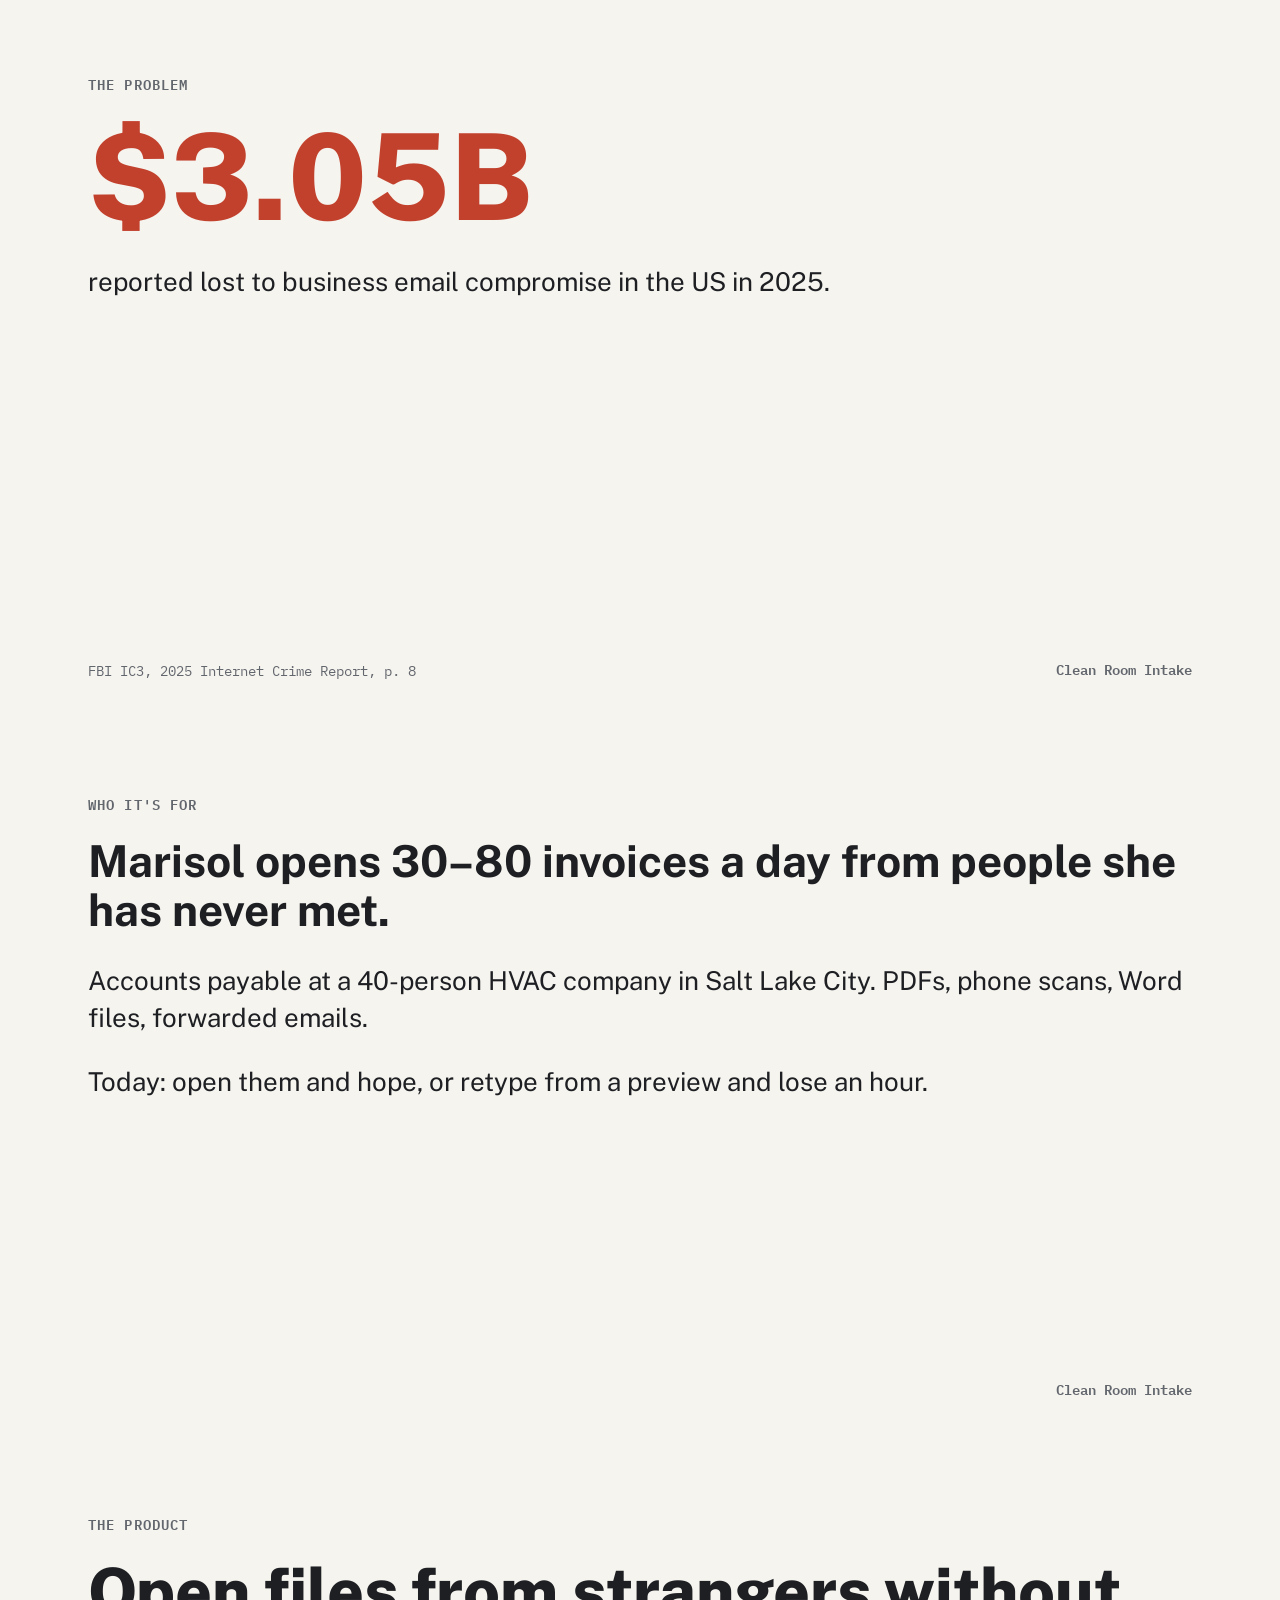
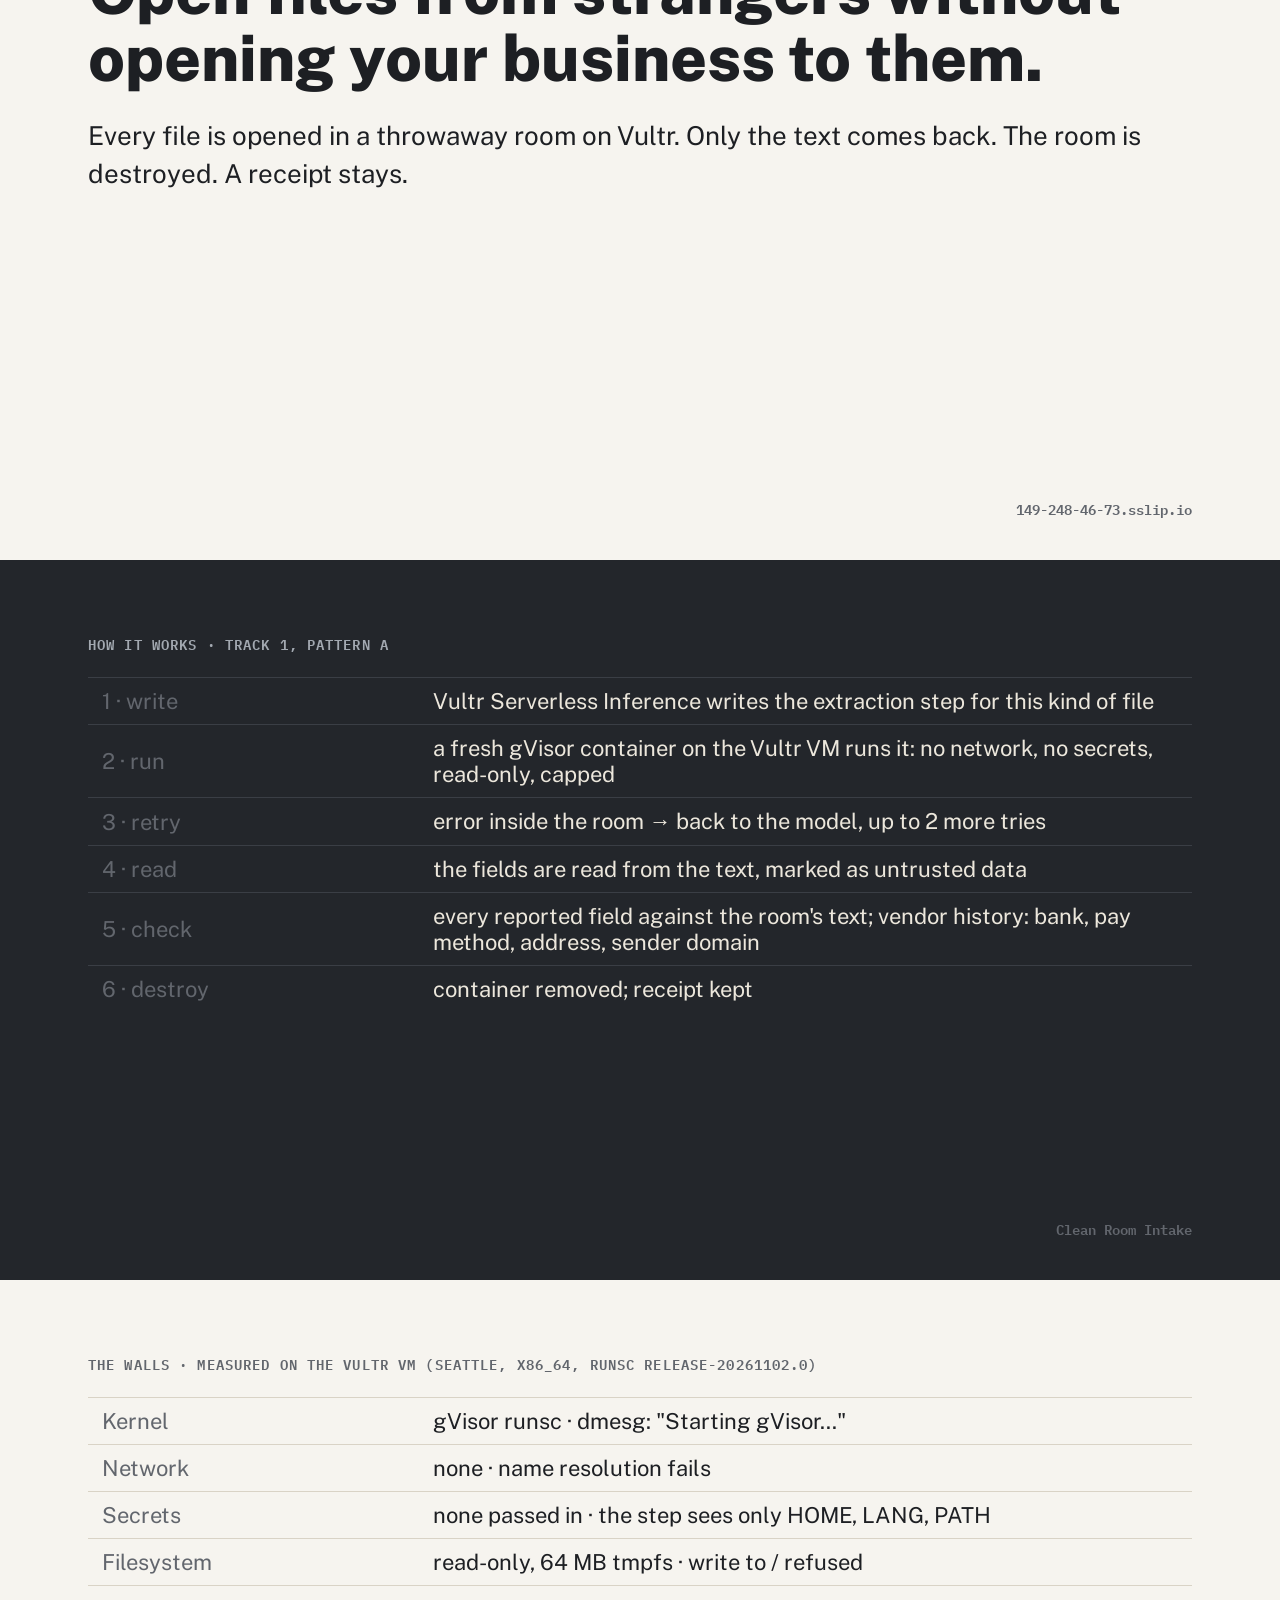
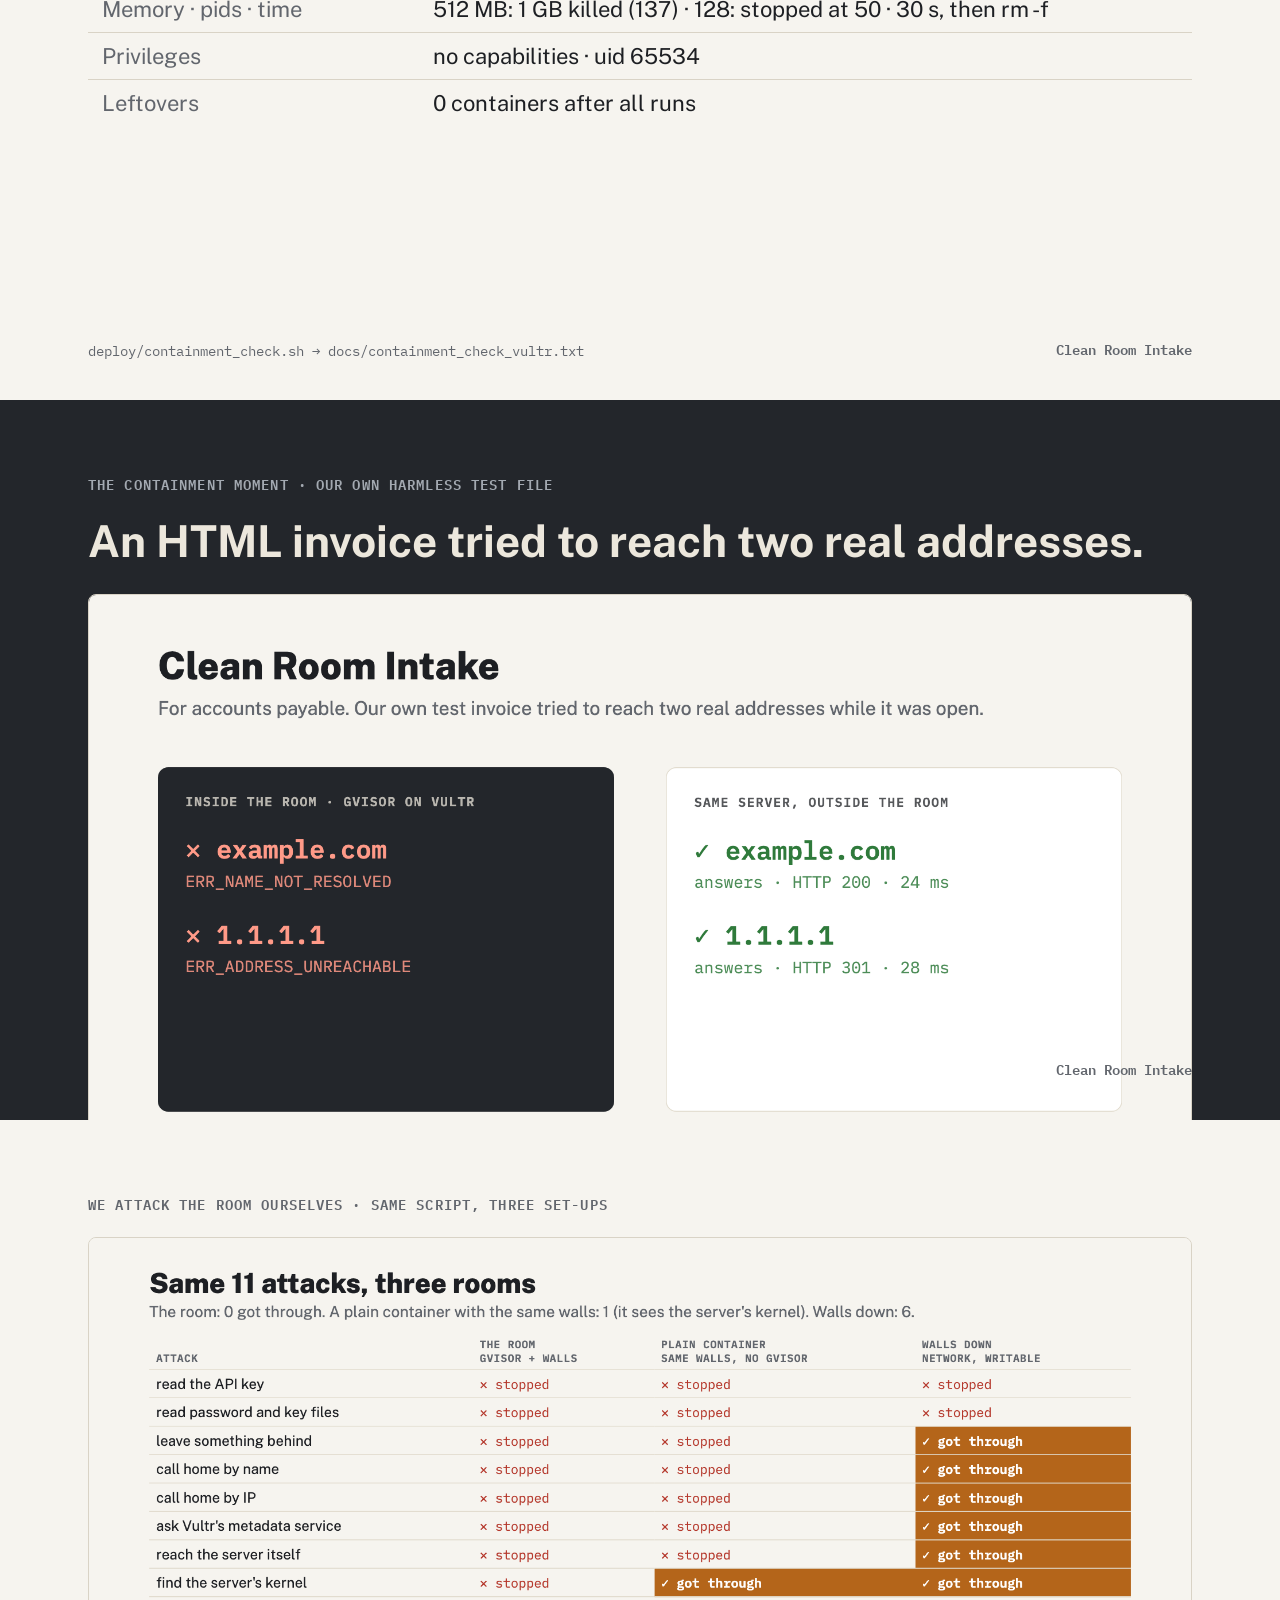
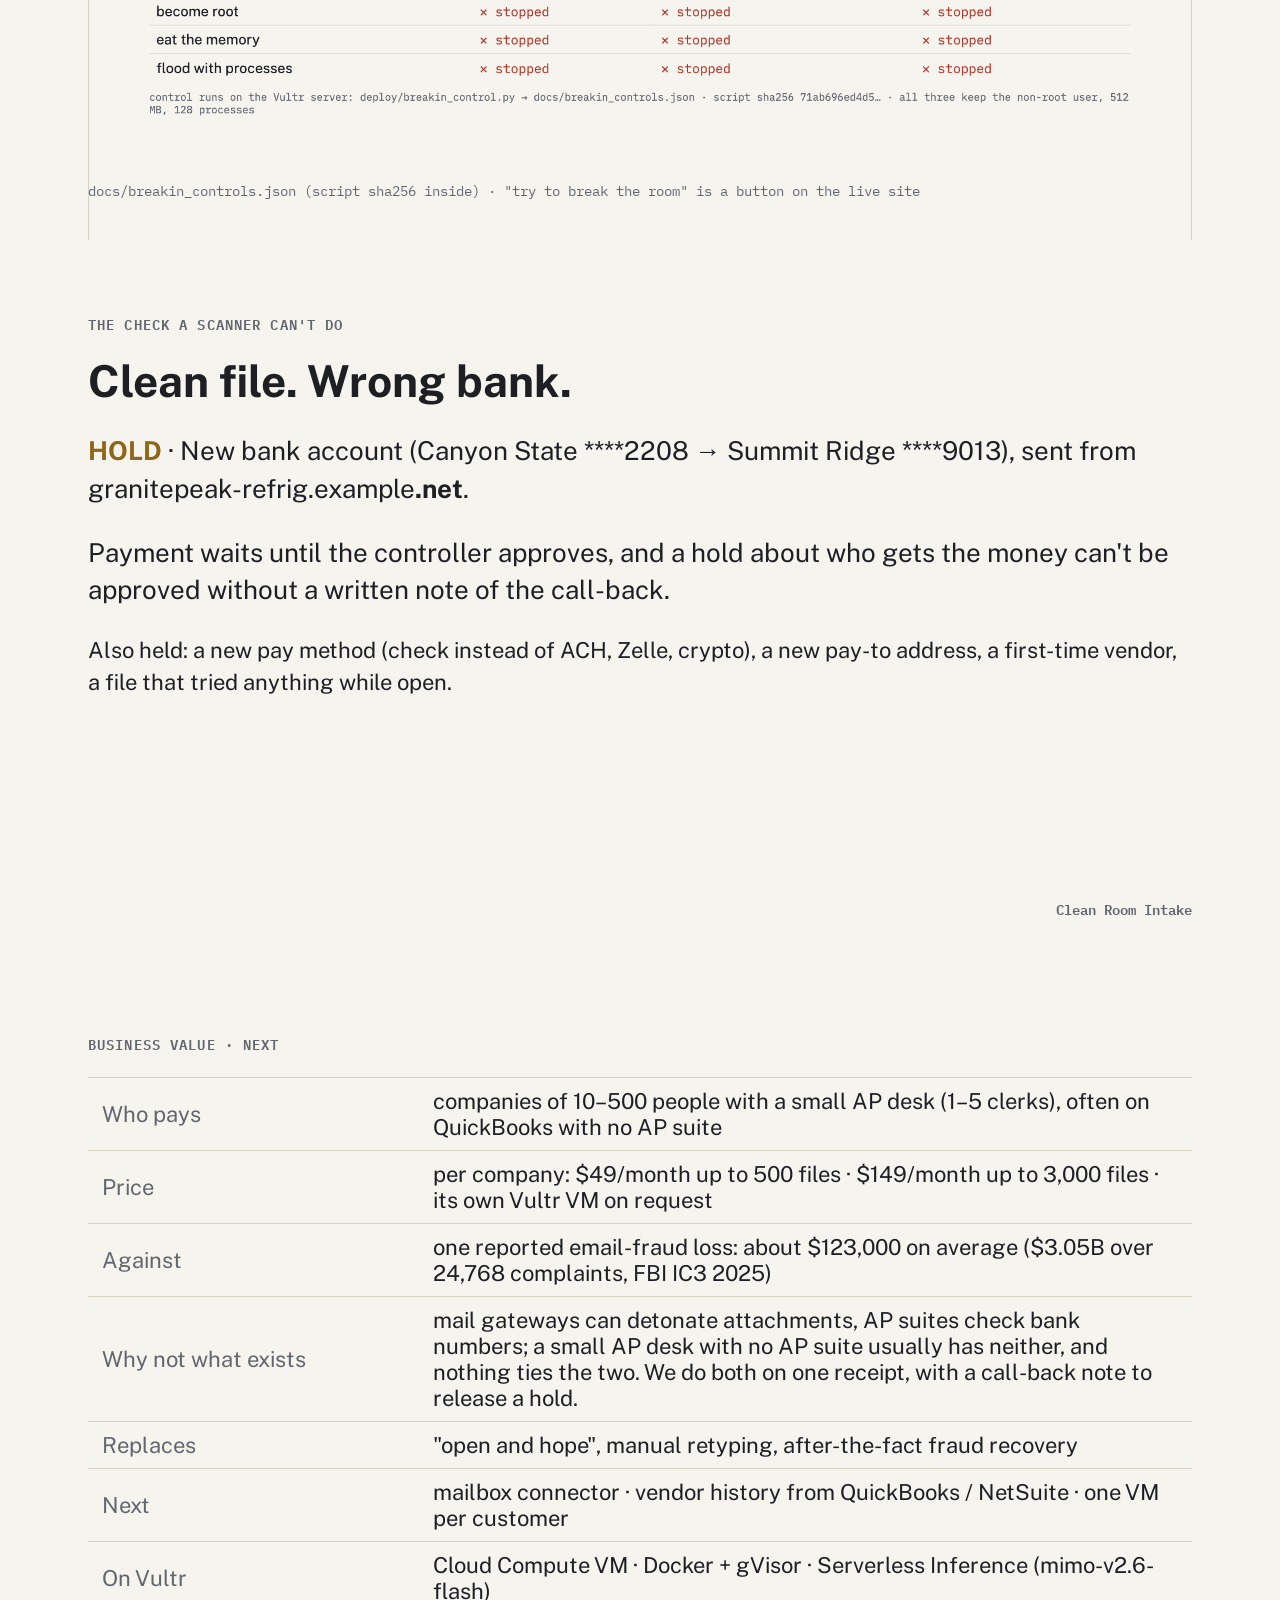
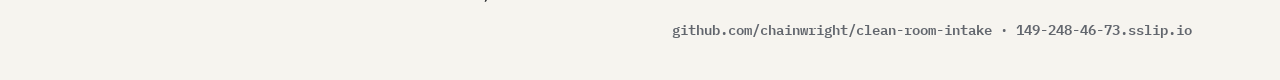
<file: docs/slides.html>
<!DOCTYPE html>
<html lang="en"><head><meta charset="utf-8"><title>Clean Room Intake — slides</title>
<link href="https://fonts.googleapis.com/css2?family=Public+Sans:wght@400;600;700;800&family=IBM+Plex+Mono:wght@400;500;600&display=swap" rel="stylesheet">
<style>
@page{size:1280px 720px;margin:0}
:root{--paper:#F6F4EF;--glass:#23262B;--brass:#8F6516;--red:#C2412D;--ink:#1d1f23;--muted:#62666d}
*{box-sizing:border-box}body{margin:0;font-family:'Public Sans',sans-serif;color:var(--ink)}
section{width:1280px;height:720px;padding:72px 88px;background:var(--paper);page-break-after:always;position:relative;overflow:hidden}
section.dark{background:var(--glass);color:#ece7dc}
.k{font:600 14px 'IBM Plex Mono',monospace;letter-spacing:.08em;text-transform:uppercase;color:var(--muted);margin-bottom:22px}
.dark .k{color:#a3a9b1}
h1{font-size:64px;line-height:1.05;margin:0 0 24px;font-weight:800}h2{font-size:44px;line-height:1.12;margin:0 0 22px}
p,li{font-size:26px;line-height:1.45}.big{font-size:120px;font-weight:800;color:var(--red);line-height:1}
.src{position:absolute;left:88px;bottom:40px;font:14px 'IBM Plex Mono',monospace;color:var(--muted)}
table{border-collapse:collapse;font-size:22px;width:100%}td{padding:10px 14px;border-top:1px solid #d9d3c6}td:first-child{color:var(--muted);width:30%}
.dark td{border-color:#3a3e45}.x{color:#ff9a88}.hold{color:var(--brass);font-weight:700}
.shot{width:100%;border:1px solid #d9d3c6;border-radius:8px}
.foot{position:absolute;right:88px;bottom:40px;font:600 14px 'IBM Plex Mono',monospace;color:var(--muted)}
</style></head><body>

<section><div class="k">The problem</div><div class="big">$3.05B</div>
<p>reported lost to business email compromise in the US in 2025.</p>
<div class="src">FBI IC3, 2025 Internet Crime Report, p. 8</div><div class="foot">Clean Room Intake</div></section>

<section><div class="k">Who it's for</div><h2>Marisol opens 30–80 invoices a day from people she has never met.</h2>
<p>Accounts payable at a 40-person HVAC company in Salt Lake City. PDFs, phone scans, Word files, forwarded emails.</p>
<p>Today: open them and hope, or retype from a preview and lose an hour.</p><div class="foot">Clean Room Intake</div></section>

<section><div class="k">The product</div><h1>Open files from strangers without opening your business to them.</h1>
<p>Every file is opened in a throwaway room on Vultr. Only the text comes back. The room is destroyed. A receipt stays.</p>
<div class="foot">149-248-46-73.sslip.io</div></section>

<section class="dark"><div class="k">How it works · Track 1, pattern A</div>
<table><tr><td>1 · write</td><td>Vultr Serverless Inference writes the extraction step for this kind of file</td></tr>
<tr><td>2 · run</td><td>a fresh gVisor container on the Vultr VM runs it: no network, no secrets, read-only, capped</td></tr>
<tr><td>3 · retry</td><td>error inside the room → back to the model, up to 2 more tries</td></tr>
<tr><td>4 · read</td><td>the fields are read from the text, marked as untrusted data</td></tr>
<tr><td>5 · check</td><td>every reported field against the room's text; vendor history: bank, pay method, address, sender domain</td></tr>
<tr><td>6 · destroy</td><td>container removed; receipt kept</td></tr></table><div class="foot">Clean Room Intake</div></section>

<section><div class="k">The walls · measured on the Vultr VM (Seattle, x86_64, runsc release-20261102.0)</div>
<table><tr><td>Kernel</td><td>gVisor runsc · dmesg: "Starting gVisor..."</td></tr><tr><td>Network</td><td>none · name resolution fails</td></tr>
<tr><td>Secrets</td><td>none passed in · the step sees only HOME, LANG, PATH</td></tr><tr><td>Filesystem</td><td>read-only, 64 MB tmpfs · write to / refused</td></tr>
<tr><td>Memory · pids · time</td><td>512 MB: 1 GB killed (137) · 128: stopped at 50 · 30 s, then rm -f</td></tr><tr><td>Privileges</td><td>no capabilities · uid 65534</td></tr><tr><td>Leftovers</td><td>0 containers after all runs</td></tr></table>
<div class="src">deploy/containment_check.sh → docs/containment_check_vultr.txt</div><div class="foot">Clean Room Intake</div></section>

<section class="dark"><div class="k">The containment moment · our own harmless test file</div>
<h2>An HTML invoice tried to reach two real addresses.</h2>
<img class="shot" src="proof_inside_outside.png" style="width:100%;margin-top:6px">
<p style="font-size:20px;margin-top:10px">Inside the room both failed (Chromium's own net log); from the same server, outside the room, both answer. The file is held for a person.</p>
<div class="foot">Clean Room Intake</div></section>

<section><div class="k">We attack the room ourselves · same script, three set-ups</div>
<img class="shot" src="breakin_three_rooms.png" style="width:100%">
<div class="src">docs/breakin_controls.json (script sha256 inside) · "try to break the room" is a button on the live site</div></section>
<section><div class="k">The check a scanner can't do</div><h2>Clean file. Wrong bank.</h2>
<p><span class="hold">HOLD</span> · New bank account (Canyon State ****2208 → Summit Ridge ****9013), sent from granitepeak-refrig.example<b>.net</b>.</p>
<p>Payment waits until the controller approves, and a hold about who gets the money can't be approved without a written note of the call-back.</p>
<p style="font-size:22px">Also held: a new pay method (check instead of ACH, Zelle, crypto), a new pay-to address, a first-time vendor, a file that tried anything while open.</p><div class="foot">Clean Room Intake</div></section>

<section><div class="k">Business value · next</div>
<table><tr><td>Who pays</td><td>companies of 10–500 people with a small AP desk (1–5 clerks), often on QuickBooks with no AP suite</td></tr>
<tr><td>Price</td><td>per company: $49/month up to 500 files · $149/month up to 3,000 files · its own Vultr VM on request</td></tr>
<tr><td>Against</td><td>one reported email-fraud loss: about $123,000 on average ($3.05B over 24,768 complaints, FBI IC3 2025)</td></tr>
<tr><td>Why not what exists</td><td>mail gateways can detonate attachments, AP suites check bank numbers; a small AP desk with no AP suite usually has neither, and nothing ties the two. We do both on one receipt, with a call-back note to release a hold.</td></tr>
<tr><td>Replaces</td><td>"open and hope", manual retyping, after-the-fact fraud recovery</td></tr>
<tr><td>Next</td><td>mailbox connector · vendor history from QuickBooks / NetSuite · one VM per customer</td></tr>
<tr><td>On Vultr</td><td>Cloud Compute VM · Docker + gVisor · Serverless Inference (mimo-v2.6-flash)</td></tr></table>
<div class="foot">github.com/chainwright/clean-room-intake · 149-248-46-73.sslip.io</div></section>
</body></html>
</file>
